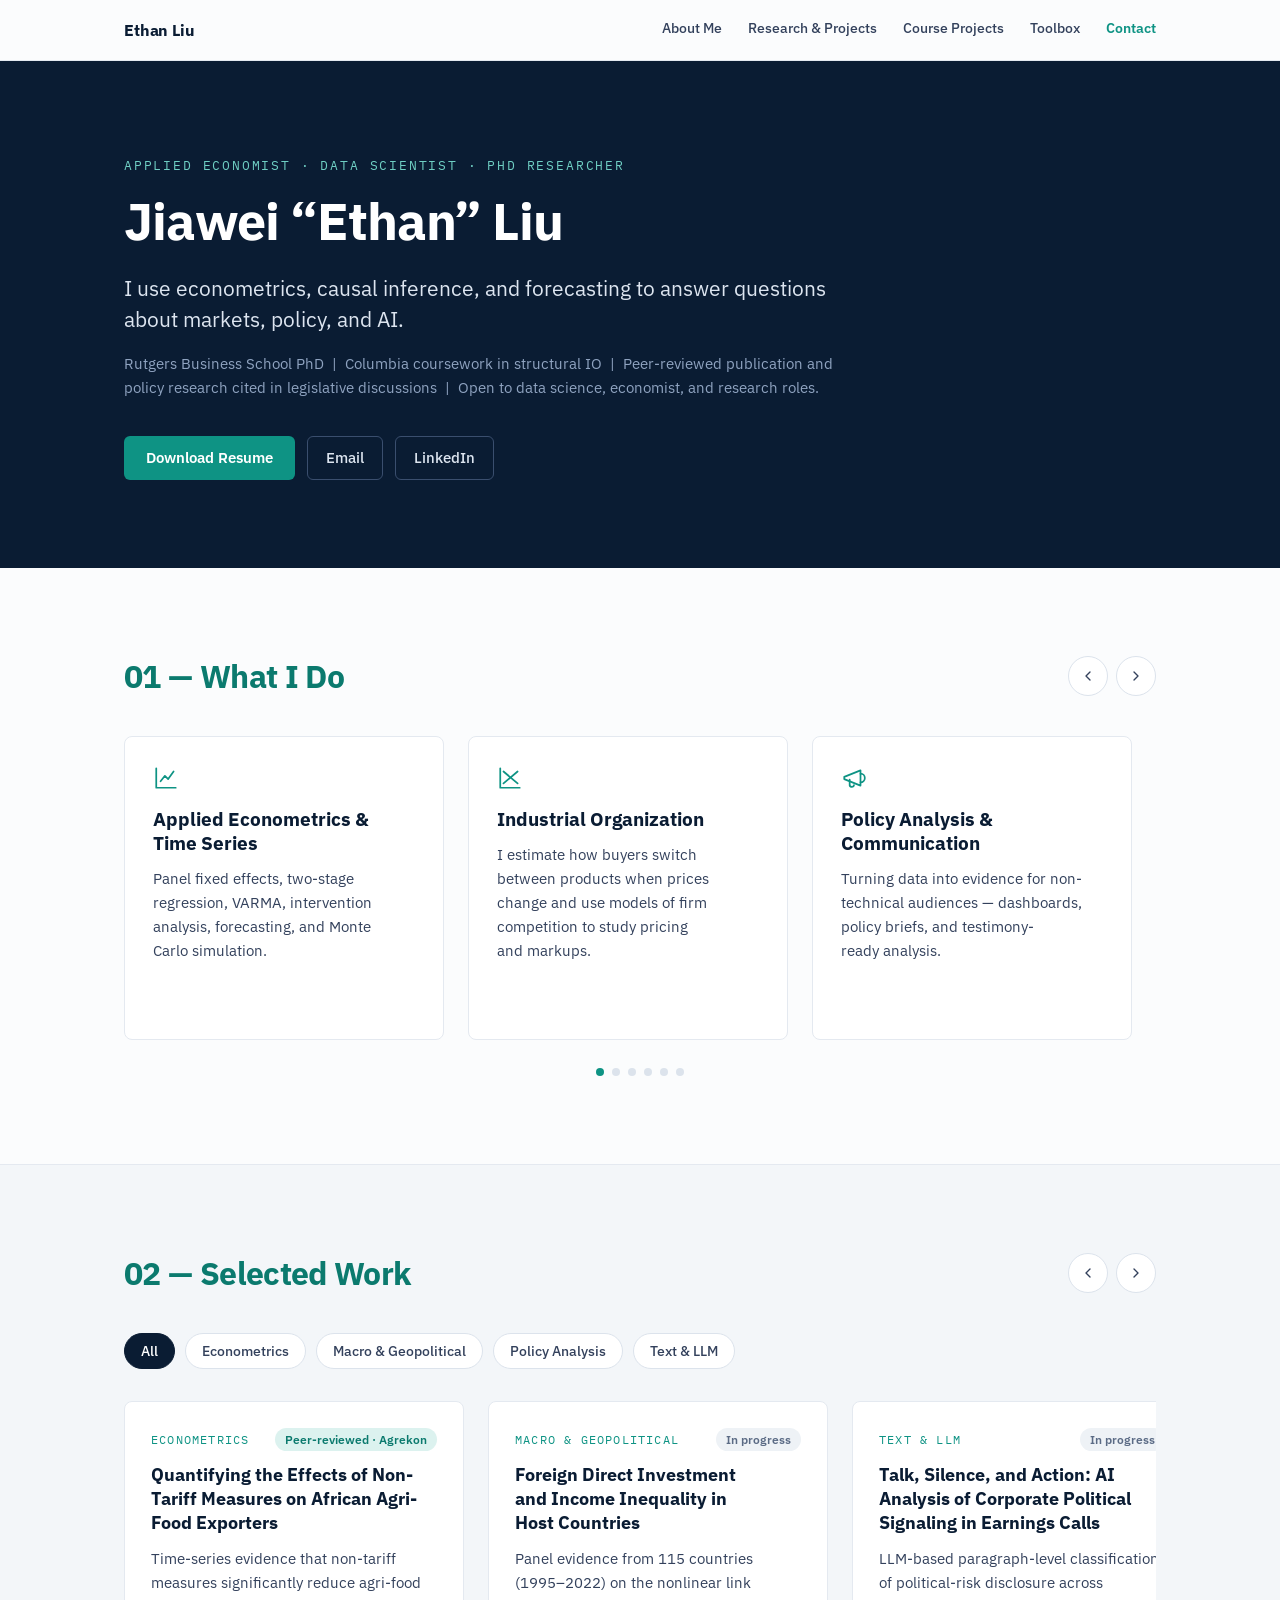
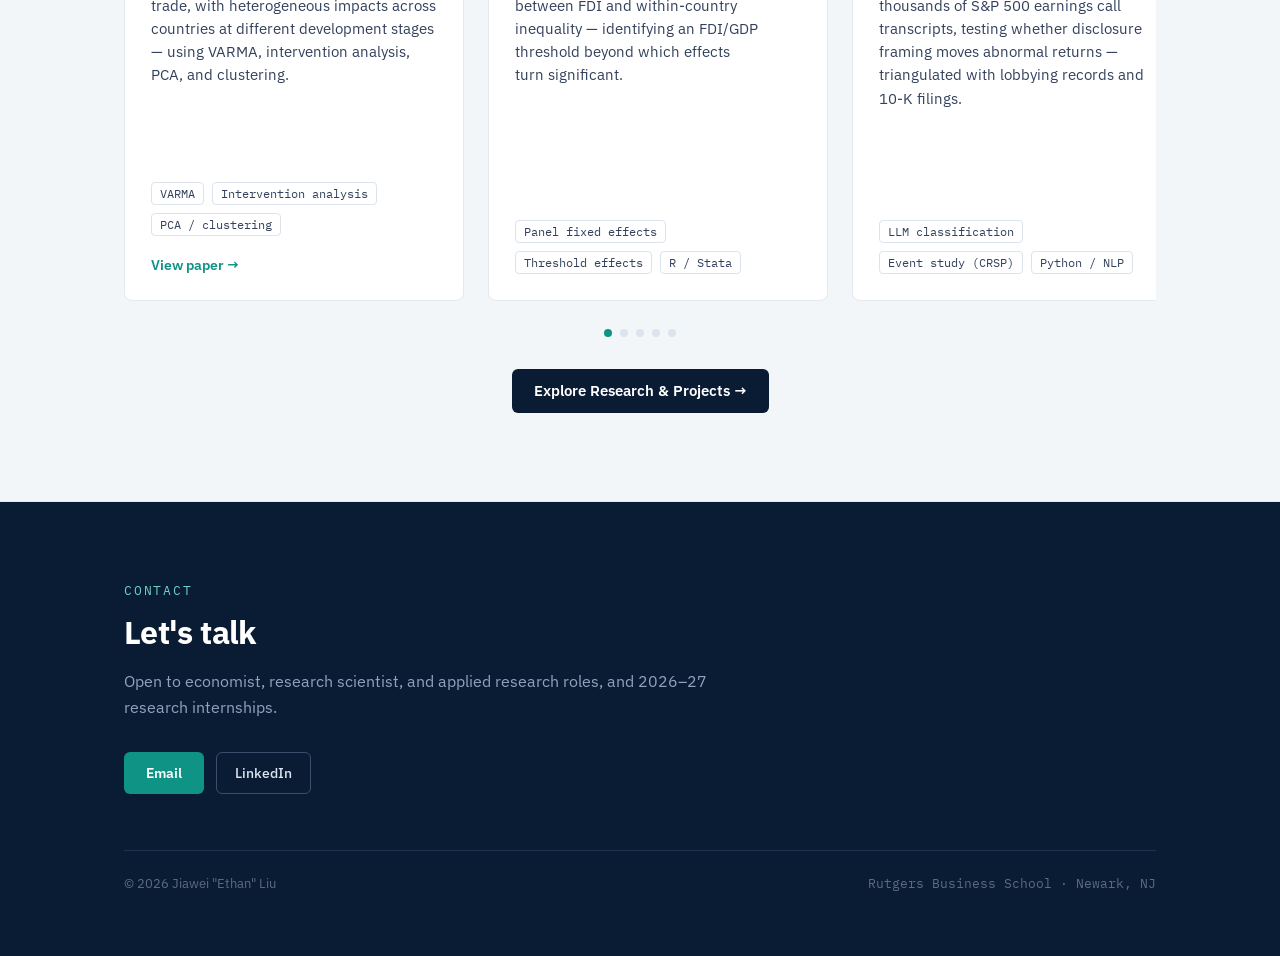
<file: index.html>
<!DOCTYPE html>
<html lang="en">
<head>
  <meta charset="utf-8">
  <meta name="viewport" content="width=device-width, initial-scale=1">
  <title>Jiawei "Ethan" Liu — Applied Economist &amp; Data Scientist</title>
  <meta name="description" content="Portfolio of Jiawei (Ethan) Liu — applied economist, data scientist, and PhD researcher working in econometrics, causal inference, and forecasting.">
  <meta name="author" content="Jiawei (Ethan) Liu">

  <!-- Open Graph -->
  <meta property="og:type" content="website">
  <meta property="og:title" content="Jiawei &quot;Ethan&quot; Liu — Applied Economist &amp; Data Scientist">
  <meta property="og:description" content="Econometrics, causal inference, and forecasting for questions about markets, policy, and AI.">
  <meta property="og:image" content="headshot.jpg">

  <link rel="preconnect" href="https://fonts.googleapis.com">
  <link rel="preconnect" href="https://fonts.gstatic.com" crossorigin="anonymous">
  <link href="https://fonts.googleapis.com/css2?family=IBM+Plex+Sans:wght@400;500;600;700&family=IBM+Plex+Mono:wght@400;500&display=swap" rel="stylesheet">
  <link rel="stylesheet" href="styles.css">
</head>
<body>

  <!-- ===================== NAV ===================== -->
  <nav class="nav">
    <div class="wrap">
      <button class="nav__brand" data-nav="home">Ethan Liu</button>
      <div class="nav__links">
        <button class="nav__link" data-nav="about">About Me</button>
        <button class="nav__link" data-nav="research">Research &amp; Projects</button>
        <a class="nav__link" href="course-projects.html">Course Projects</a>
        <button class="nav__link" data-nav="toolbox">Toolbox</button>
        <button class="nav__link nav__link--contact" data-scroll="contact">Contact</button>
      </div>
    </div>
  </nav>

  <!-- ===================== HOME ===================== -->
  <main class="page is-active" data-page="home">

    <header class="hero" id="top">
      <div class="wrap">
        <div class="eyebrow hero__eyebrow">Applied Economist · Data Scientist · PhD Researcher</div>
        <h1>Jiawei &ldquo;Ethan&rdquo; Liu</h1>
        <p class="hero__lead">I use econometrics, causal inference, and forecasting to answer questions about markets, policy, and AI.</p>
        <p class="hero__sub">Rutgers Business School PhD &nbsp;|&nbsp; Columbia coursework in structural IO &nbsp;|&nbsp; Peer-reviewed publication and policy research cited in legislative discussions &nbsp;|&nbsp; Open to data science, economist, and research roles.</p>
        <div class="hero__cta">
          <a class="btn btn--primary" href="Jiawei_Liu_Resume.pdf" download>Download Resume</a>
          <a class="btn btn--ghost" href="mailto:ethanjw.liu@rutgers.edu">Email</a>
          <a class="btn btn--ghost" href="https://www.linkedin.com/in/jiawei-ethan-liu/" target="_blank" rel="noopener">LinkedIn</a>
        </div>
      </div>
    </header>

    <section class="section" id="what-i-do">
      <div class="wrap">
        <div class="section-head">
          <h2 class="section-title">01 — What I Do</h2>
          <div class="arrows" data-arrows="cap">
            <button class="arrow" data-dir="prev" aria-label="Previous">
              <svg width="16" height="16" viewBox="0 0 24 24" fill="none" stroke="currentColor" stroke-width="2" stroke-linecap="round" stroke-linejoin="round"><path d="M15 18l-6-6 6-6"></path></svg>
            </button>
            <button class="arrow" data-dir="next" aria-label="Next">
              <svg width="16" height="16" viewBox="0 0 24 24" fill="none" stroke="currentColor" stroke-width="2" stroke-linecap="round" stroke-linejoin="round"><path d="M9 6l6 6-6 6"></path></svg>
            </button>
          </div>
        </div>
        <div class="track" id="cap-track"></div>
        <div class="dots" id="cap-dots"></div>
      </div>
    </section>

    <section class="section section--alt" id="projects">
      <div class="wrap">
        <div class="section-head">
          <h2 class="section-title">02 — Selected Work</h2>
          <div class="arrows" data-arrows="work">
            <button class="arrow" data-dir="prev" aria-label="Previous">
              <svg width="16" height="16" viewBox="0 0 24 24" fill="none" stroke="currentColor" stroke-width="2" stroke-linecap="round" stroke-linejoin="round"><path d="M15 18l-6-6 6-6"></path></svg>
            </button>
            <button class="arrow" data-dir="next" aria-label="Next">
              <svg width="16" height="16" viewBox="0 0 24 24" fill="none" stroke="currentColor" stroke-width="2" stroke-linecap="round" stroke-linejoin="round"><path d="M9 6l6 6-6 6"></path></svg>
            </button>
          </div>
        </div>
        <div class="chips" id="work-chips"></div>
        <div class="track" id="work-track"></div>
        <div class="dots" id="work-dots"></div>
        <div class="center-cta">
          <button class="btn btn--dark" data-nav="research">Explore Research &amp; Projects →</button>
        </div>
      </div>
    </section>
  </main>

  <!-- ===================== ABOUT ===================== -->
  <main class="page" data-page="about">
    <header class="page-head page-head--about">
      <div class="wrap">
        <div style="flex:1 1 520px; min-width:300px;">
          <h1>About Me</h1>
        </div>
        <div class="about-photo">
          <img src="headshot.jpg" alt="Jiawei (Ethan) Liu">
        </div>
      </div>
    </header>

    <section class="about-block">
      <div class="wrap">
        <h2>Education &amp; Training</h2>
        <div class="timeline">
          <div class="timeline__row">
            <div class="timeline__date">2025 — now</div>
            <div>
              <div class="timeline__title">Ph.D. in Management — Rutgers University, Newark, NJ</div>
              <p class="timeline__desc">Strategy &amp; International Business. Coursework: Strategic Management, Global Political Economy, Non-Market Strategy, Causal Inference, Machine Learning, Organization Theory.</p>
            </div>
          </div>
          <div class="timeline__row">
            <div class="timeline__date">Fall 2026</div>
            <div>
              <div class="timeline__title">Industrial Organization — Columbia University, Department of Economics</div>
              <p class="timeline__desc">Graduate coursework through the Inter-University Doctoral Consortium. I used discrete-choice models to estimate demand and studied how competing firms set prices.</p>
            </div>
          </div>
          <div class="timeline__row">
            <div class="timeline__date">2021 — 2023</div>
            <div>
              <div class="timeline__title">M.A. in International Economics &amp; Finance — Brandeis University, Waltham, MA</div>
              <p class="timeline__desc">Data Analytics concentration (STEM).</p>
            </div>
          </div>
          <div class="timeline__row">
            <div class="timeline__date">2016 — 2020</div>
            <div>
              <div class="timeline__title">B.S. in Finance — Southwestern University of Finance and Economics, Chengdu, China</div>
              <p class="timeline__desc">First-Class Academic Scholarship (Top 1%).</p>
            </div>
          </div>
          <div class="timeline__row">
            <div class="timeline__date">2019</div>
            <div>
              <div class="timeline__title">Exchange — University of California, Berkeley</div>
              <p class="timeline__desc">Berkeley Global Access Program.</p>
            </div>
          </div>
        </div>
      </div>
    </section>

    <section class="about-block section--alt">
      <div class="wrap">
        <h2>Work Experience</h2>
        <div class="timeline">
          <div class="timeline__row">
            <div class="timeline__date">10/2023 — 06/2025</div>
            <div>
              <div class="timeline__title">Economic Policy Research Specialist — North Dakota State University, Fargo, ND</div>
              <p class="timeline__desc">Policy-facing economic research — migration flows, food insecurity, higher-ed funding, and trade — turning public data into dashboards, briefs, and testimony-ready analysis for legislators and media.</p>
            </div>
          </div>
          <div class="timeline__row">
            <div class="timeline__date">03/2023 — 09/2023</div>
            <div>
              <div class="timeline__title">Energy Industry Research Assistant — Brandeis University, Waltham, MA</div>
              <p class="timeline__desc">Analyzed global renewable-energy development patterns in Tableau and the restructuring of Chinese photovoltaic supply chains under anti-dumping investigations.</p>
            </div>
          </div>
        </div>
      </div>
    </section>

    <section class="about-block">
      <div class="wrap">
        <h2>Publications</h2>
        <div class="pubs" id="pubs"></div>
        <div style="margin-top:40px;">
          <button class="btn btn--dark" data-nav="research">See the projects behind these →</button>
        </div>
      </div>
    </section>
  </main>

  <!-- ===================== RESEARCH ===================== -->
  <main class="page" data-page="research">
    <header class="page-head">
      <div class="wrap">
        <div class="eyebrow page-head__eyebrow">Research &amp; Projects</div>
        <h1>The work, in detail</h1>
        <p>Peer-reviewed research, doctoral working papers, and applied policy work — in one place.</p>
      </div>
    </header>

    <section class="section section--alt">
      <div class="wrap">
        <div class="segbar">
          <div class="segment" id="research-segments"></div>
          <span class="seg-caption" id="research-caption"></span>
          <a class="card-link" href="course-projects.html">Text mining course projects →</a>
        </div>
        <div class="chips" id="research-chips"></div>
        <div class="research-list" id="research-list"></div>
      </div>
    </section>
  </main>

  <!-- ===================== TOOLBOX ===================== -->
  <main class="page" data-page="toolbox">
    <header class="page-head">
      <div class="wrap">
        <div class="eyebrow page-head__eyebrow">Toolbox</div>
        <h1>Methods, tools, and where I&rsquo;ve used them</h1>
        <p>Every method below links to the project where it earned its place — no skills listed without evidence.</p>
      </div>
    </header>

    <section class="section section--alt">
      <div class="wrap toolbox-grid">
        <div class="toolbox-head">
          <span>Method</span>
          <span>Tools</span>
          <span>Where I used it</span>
        </div>
        <div class="toolbox-body" id="toolbox-body"></div>
        <p class="toolbox-note">Also worked with: MATLAB, Bloomberg, Capital IQ. &nbsp;<a href="Jiawei_Liu_Resume.pdf" download>Full resume →</a></p>
      </div>
    </section>
  </main>

  <!-- ===================== CONTACT (shared) ===================== -->
  <footer class="contact" id="contact">
    <div class="wrap">
      <div class="eyebrow contact__eyebrow">Contact</div>
      <h2>Let's talk</h2>
      <p>Open to economist, research scientist, and applied research roles, and 2026–27 research internships.</p>
      <div class="contact__cta">
        <a class="btn btn--primary" href="mailto:ethanjw.liu@rutgers.edu">Email</a>
        <a class="btn btn--ghost" href="https://www.linkedin.com/in/jiawei-ethan-liu/" target="_blank" rel="noopener">LinkedIn</a>
      </div>
      <div class="contact__foot">
        <span>© 2026 Jiawei "Ethan" Liu</span>
        <span class="mono">Rutgers Business School · Newark, NJ</span>
      </div>
    </div>
  </footer>

  <script src="app.js"></script>
</body>
</html>
</file>
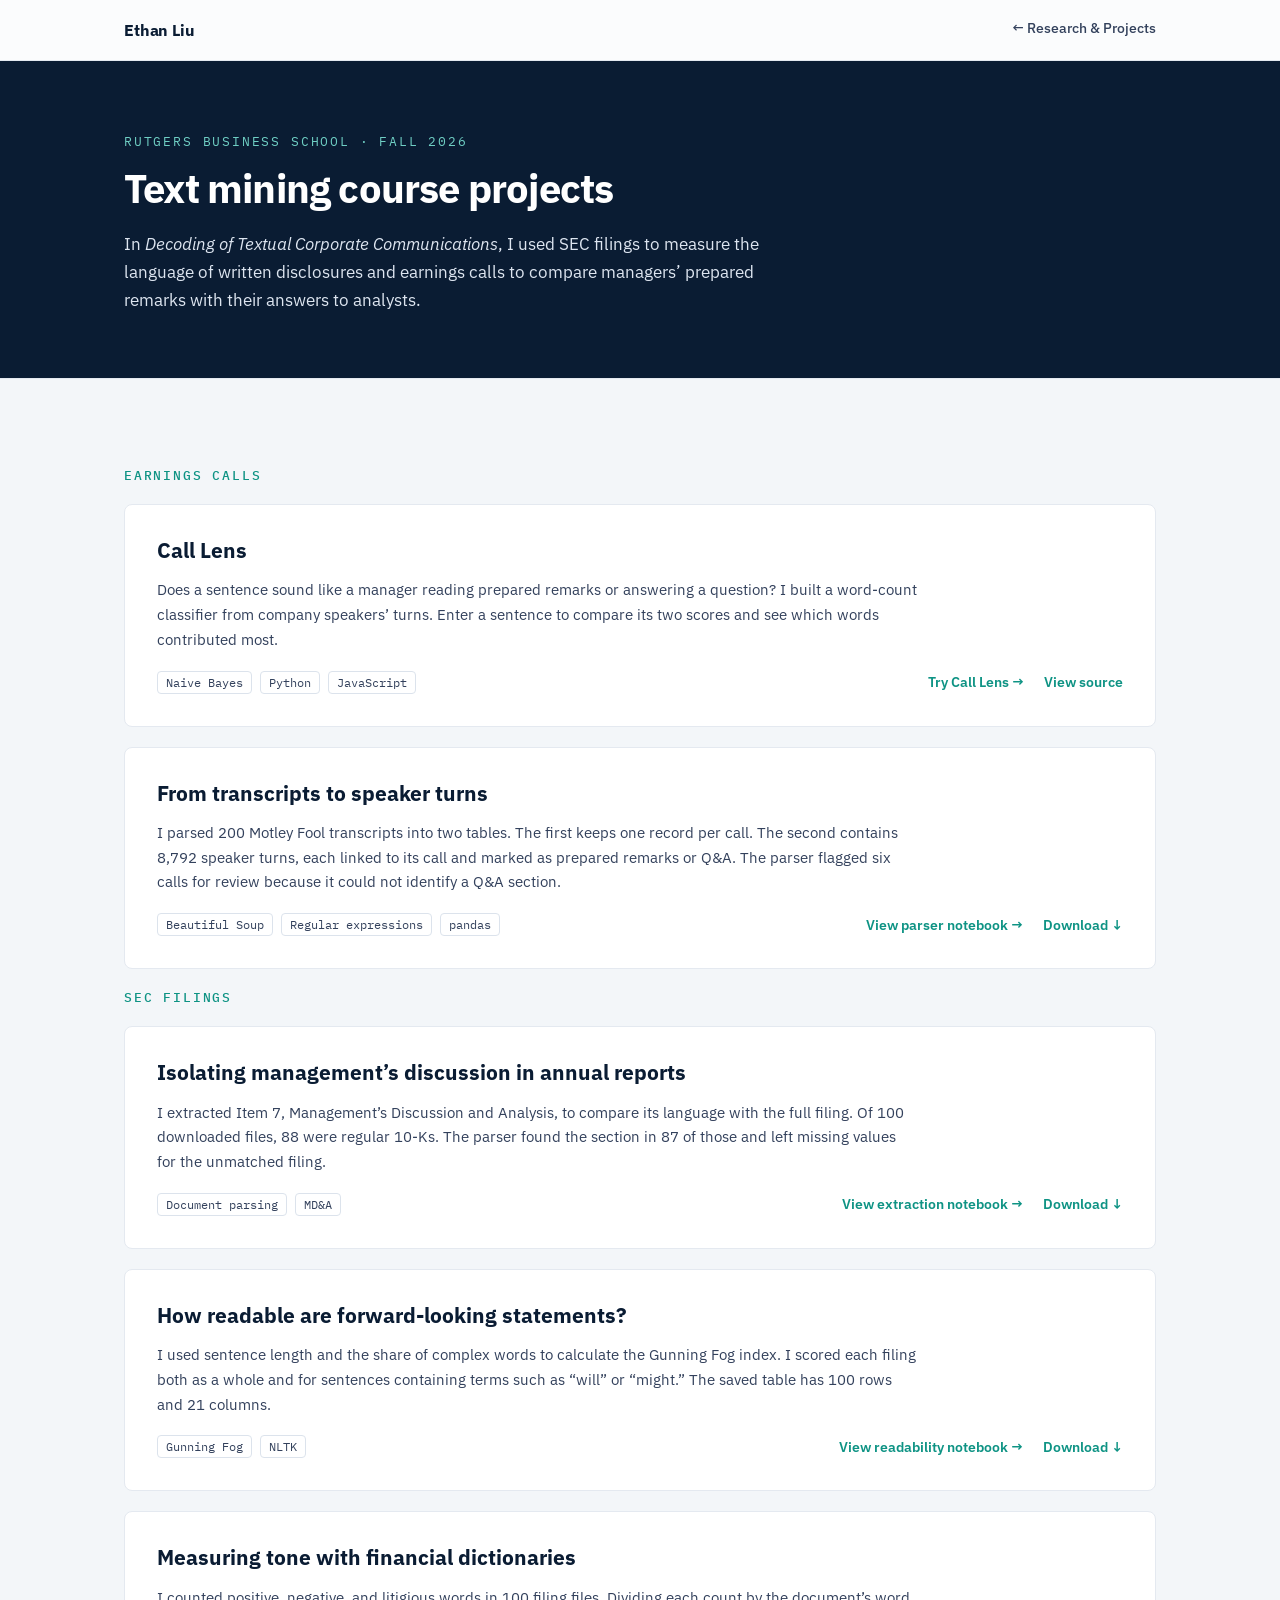
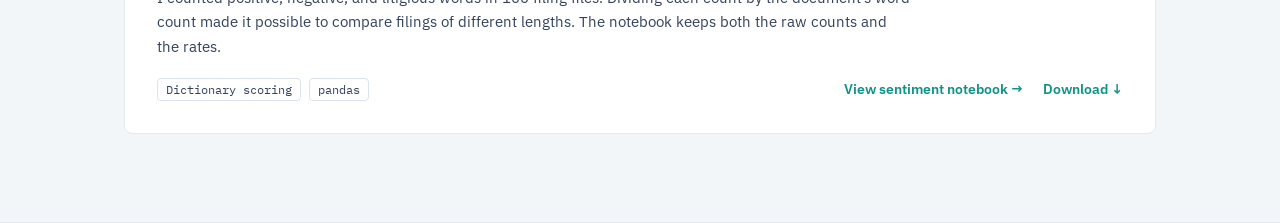
<file: course-projects.html>
<!doctype html>
<html lang="en">
<head>
  <meta charset="utf-8">
  <meta name="viewport" content="width=device-width, initial-scale=1">
  <meta name="description" content="Ethan Liu’s coursework on SEC filings, earnings calls, and the language of corporate disclosures.">
  <title>Text mining course projects · Ethan Liu</title>
  <link rel="preconnect" href="https://fonts.googleapis.com">
  <link rel="preconnect" href="https://fonts.gstatic.com" crossorigin>
  <link href="https://fonts.googleapis.com/css2?family=IBM+Plex+Sans:wght@400;500;600;700&amp;family=IBM+Plex+Mono:wght@400;500&amp;display=swap" rel="stylesheet">
  <link rel="stylesheet" href="styles.css">
</head>
<body>
  <nav class="nav" aria-label="Portfolio">
    <div class="wrap">
      <a class="nav__brand" href="index.html">Ethan Liu</a>
      <a class="nav__link" href="index.html#research">← Research &amp; Projects</a>
    </div>
  </nav>
  <main>
    <header class="page-head">
      <div class="wrap">
        <div class="eyebrow page-head__eyebrow">Rutgers Business School · Fall 2026</div>
        <h1>Text mining course projects</h1>
        <p>In <em>Decoding of Textual Corporate Communications</em>, I used SEC filings to measure the language of written disclosures and earnings calls to compare managers’ prepared remarks with their answers to analysts.</p>
      </div>
    </header>
    <section class="section section--alt" aria-label="Projects">
      <div class="wrap research-list">
        <h2 class="section-label">Earnings calls</h2>
        <article class="proj-row">
          <h3>Call Lens</h3>
          <p class="proj-row__lead">Does a sentence sound like a manager reading prepared remarks or answering a question? I built a word-count classifier from company speakers’ turns. Enter a sentence to compare its two scores and see which words contributed most.</p>
          <div class="proj-row__foot">
            <div class="tags"><span class="tag">Naive Bayes</span><span class="tag">Python</span><span class="tag">JavaScript</span></div>
            <div class="project-links">
              <a href="https://ethanjwliu.github.io/calllens/">Try Call Lens →</a>
              <a href="https://github.com/ethanjwliu/calllens">View source</a>
            </div>
          </div>
        </article>
        <article class="proj-row">
          <h3>From transcripts to speaker turns</h3>
          <p class="proj-row__lead">I parsed 200 Motley Fool transcripts into two tables. The first keeps one record per call. The second contains 8,792 speaker turns, each linked to its call and marked as prepared remarks or Q&amp;A. The parser flagged six calls for review because it could not identify a Q&amp;A section.</p>
          <div class="proj-row__foot">
            <div class="tags"><span class="tag">Beautiful Soup</span><span class="tag">Regular expressions</span><span class="tag">pandas</span></div>
            <div class="project-links">
              <a href="https://github.com/ethanjwliu/ethanjwliu.github.io/blob/main/coursework/earnings-call-parser.ipynb">View parser notebook →</a>
              <a href="coursework/earnings-call-parser.ipynb" download aria-label="Download parser notebook">Download ↓</a>
            </div>
          </div>
        </article>
        <h2 class="section-label">SEC filings</h2>
        <article class="proj-row">
          <h3>Isolating management’s discussion in annual reports</h3>
          <p class="proj-row__lead">I extracted Item 7, Management’s Discussion and Analysis, to compare its language with the full filing. Of 100 downloaded files, 88 were regular 10-Ks. The parser found the section in 87 of those and left missing values for the unmatched filing.</p>
          <div class="proj-row__foot">
            <div class="tags"><span class="tag">Document parsing</span><span class="tag">MD&amp;A</span></div>
            <div class="project-links">
              <a href="https://github.com/ethanjwliu/ethanjwliu.github.io/blob/main/coursework/mda-extraction.ipynb">View extraction notebook →</a>
              <a href="coursework/mda-extraction.ipynb" download aria-label="Download extraction notebook">Download ↓</a>
            </div>
          </div>
        </article>
        <article class="proj-row">
          <h3>How readable are forward-looking statements?</h3>
          <p class="proj-row__lead">I used sentence length and the share of complex words to calculate the Gunning Fog index. I scored each filing both as a whole and for sentences containing terms such as “will” or “might.” The saved table has 100 rows and 21 columns.</p>
          <div class="proj-row__foot">
            <div class="tags"><span class="tag">Gunning Fog</span><span class="tag">NLTK</span></div>
            <div class="project-links">
              <a href="https://github.com/ethanjwliu/ethanjwliu.github.io/blob/main/coursework/filing-readability.ipynb">View readability notebook →</a>
              <a href="coursework/filing-readability.ipynb" download aria-label="Download readability notebook">Download ↓</a>
            </div>
          </div>
        </article>
        <article class="proj-row">
          <h3>Measuring tone with financial dictionaries</h3>
          <p class="proj-row__lead">I counted positive, negative, and litigious words in 100 filing files. Dividing each count by the document’s word count made it possible to compare filings of different lengths. The notebook keeps both the raw counts and the rates.</p>
          <div class="proj-row__foot">
            <div class="tags"><span class="tag">Dictionary scoring</span><span class="tag">pandas</span></div>
            <div class="project-links">
              <a href="https://github.com/ethanjwliu/ethanjwliu.github.io/blob/main/coursework/filing-tone.ipynb">View sentiment notebook →</a>
              <a href="coursework/filing-tone.ipynb" download aria-label="Download sentiment notebook">Download ↓</a>
            </div>
          </div>
        </article>
      </div>
    </section>
  </main>
</body>
</html>
</file>
<file: styles.css>
/* ===========================================================
   Ethan Liu — Research Portfolio
   Design tokens
   =========================================================== */
:root {
  --navy: #0A1C33;
  --navy-2: #16294A;
  --navy-line: #1D3350;
  --teal: #0E9384;
  --teal-dark: #0B7A6E;
  --mint: #6FCFC4;
  --bg: #FBFCFD;
  --bg-alt: #F3F6F9;
  --card: #FFFFFF;
  --text: #33415C;
  --muted: #5B6B85;
  --border: #E4E9F0;
  --border-2: #DCE3EC;
  --sans: 'IBM Plex Sans', 'Helvetica Neue', Arial, sans-serif;
  --mono: 'IBM Plex Mono', 'SFMono-Regular', Menlo, monospace;
  --wrap: 1080px;
}

* { box-sizing: border-box; }

html { scroll-behavior: smooth; }

body {
  margin: 0;
  background: var(--bg);
  font-family: var(--sans);
  color: var(--text);
  -webkit-font-smoothing: antialiased;
}

a { color: var(--teal); text-decoration: none; }
a:hover { color: var(--navy); }
::selection { background: var(--navy); color: #fff; }

img { max-width: 100%; }

.wrap { max-width: var(--wrap); margin: 0 auto; padding: 0 24px; }

.mono { font-family: var(--mono); }

.eyebrow {
  font-family: var(--mono);
  font-size: 13px;
  letter-spacing: 0.14em;
  text-transform: uppercase;
  color: var(--teal);
}

.section-label {
  margin: 0;
  font-family: var(--mono);
  font-size: 13px;
  letter-spacing: 0.14em;
  text-transform: uppercase;
  color: var(--teal);
  font-weight: 500;
}

/* ===========================================================
   Navigation
   =========================================================== */
.nav {
  position: sticky;
  top: 0;
  z-index: 50;
  background: rgba(251, 252, 253, 0.92);
  backdrop-filter: blur(8px);
  -webkit-backdrop-filter: blur(8px);
  border-bottom: 1px solid var(--border);
}
.nav .wrap {
  height: 60px;
  display: flex;
  align-items: center;
  justify-content: space-between;
  gap: 24px;
}
.nav__brand {
  background: none;
  border: none;
  padding: 0;
  cursor: pointer;
  font-family: var(--sans);
  font-weight: 700;
  font-size: 16px;
  color: var(--navy);
  letter-spacing: -0.01em;
  white-space: nowrap;
}
.nav__links {
  display: flex;
  align-items: center;
  gap: 26px;
  flex-wrap: wrap;
}
.nav__link {
  background: none;
  border: none;
  padding: 0 0 2px 0;
  cursor: pointer;
  font-family: var(--sans);
  font-size: 14px;
  font-weight: 500;
  color: var(--text);
  border-bottom: 2px solid transparent;
}
.nav__link:hover { color: var(--navy); }
.nav__link.is-active {
  font-weight: 600;
  color: var(--navy);
  border-bottom-color: var(--teal);
}
.nav__link--contact { color: var(--teal); font-weight: 600; }

/* ===========================================================
   Hero / page headers (dark)
   =========================================================== */
.hero, .page-head, .contact {
  background: var(--navy);
  color: #fff;
}
.hero .wrap { padding: 96px 24px 88px; }
.hero__eyebrow { color: var(--mint); margin-bottom: 20px; }
.hero h1 {
  margin: 0 0 24px;
  font-size: 52px;
  line-height: 1.05;
  font-weight: 700;
  letter-spacing: -0.02em;
  color: #fff;
}
.hero__lead {
  margin: 0 0 16px;
  max-width: 720px;
  font-size: 21px;
  line-height: 1.5;
  color: #DDE5F0;
  text-wrap: pretty;
}
.hero__sub {
  margin: 0 0 36px;
  max-width: 720px;
  font-size: 15px;
  line-height: 1.6;
  color: #8FA3C0;
}
.hero__cta { display: flex; flex-wrap: wrap; gap: 12px; }

.page-head .wrap { padding: 72px 24px 64px; }
.page-head__eyebrow { color: var(--mint); margin-bottom: 16px; }
.page-head h1 {
  margin: 0 0 20px;
  font-size: 40px;
  line-height: 1.1;
  font-weight: 700;
  letter-spacing: -0.02em;
  color: #fff;
}
.page-head p {
  margin: 0;
  max-width: 640px;
  font-size: 17px;
  line-height: 1.65;
  color: #DDE5F0;
  text-wrap: pretty;
}
.page-head--about .wrap {
  display: flex;
  align-items: center;
  gap: 48px;
  flex-wrap: wrap;
}
.page-head--about h1 { margin: 0; font-size: 56px; }
.about-photo {
  flex: 0 0 auto;
  width: 220px;
  height: 220px;
  border: 1px solid #3A4E6E;
  border-radius: 50%;
  padding: 8px;
}
.about-photo img {
  width: 204px;
  height: 204px;
  display: block;
  border-radius: 50%;
  object-fit: cover;
  object-position: 50% 20%;
}

/* ===========================================================
   Buttons
   =========================================================== */
.btn {
  display: inline-flex;
  align-items: center;
  height: 44px;
  padding: 0 22px;
  border-radius: 6px;
  font-family: var(--sans);
  font-size: 15px;
  font-weight: 600;
  cursor: pointer;
  border: none;
}
.btn--primary { background: var(--teal); color: #fff; }
.btn--primary:hover { background: var(--teal-dark); color: #fff; }
.btn--dark { background: var(--navy); color: #fff; }
.btn--dark:hover { background: var(--navy-2); color: #fff; }
.btn--ghost {
  height: 44px;
  padding: 0 18px;
  border: 1px solid #3A4E6E;
  color: #DDE5F0;
  font-weight: 500;
  background: none;
}
.btn--ghost:hover { border-color: var(--mint); color: #fff; }

/* ===========================================================
   Section scaffolding
   =========================================================== */
.section { padding: 88px 0; }
.section--alt { background: var(--bg-alt); border-top: 1px solid var(--border); border-bottom: 1px solid var(--border); }
.section-head {
  display: flex;
  align-items: flex-end;
  justify-content: space-between;
  gap: 24px;
  flex-wrap: wrap;
  margin-bottom: 40px;
}

.section-title {
  margin: 0;
  font-size: clamp(1.5rem, 3vw, 2rem);
  font-weight: 700;
  line-height: 1.2;
  letter-spacing: -0.02em;
  color: var(--teal-dark);
}

/* Carousel arrow controls */
.arrows { display: flex; gap: 8px; }
.arrow {
  width: 40px;
  height: 40px;
  border-radius: 50%;
  border: 1px solid var(--border-2);
  background: var(--card);
  color: var(--text);
  cursor: pointer;
  display: flex;
  align-items: center;
  justify-content: center;
  padding: 0;
}
.arrow:hover { border-color: var(--navy); color: var(--navy); }

/* Horizontal snap track */
.track {
  display: flex;
  gap: 24px;
  overflow-x: auto;
  scroll-snap-type: x mandatory;
  padding-bottom: 8px;
  scrollbar-width: none;
}
.track::-webkit-scrollbar { display: none; }

/* Dots */
.dots { display: flex; justify-content: center; gap: 8px; margin-top: 20px; }
.dot {
  width: 8px; height: 8px;
  border-radius: 50%;
  border: none;
  padding: 0;
  cursor: pointer;
  background: var(--border-2);
}
.dot.is-active { background: var(--teal); }
.dot:hover { background: var(--navy); }

/* ===========================================================
   Capability cards
   =========================================================== */
.cap-card {
  flex: 0 0 320px;
  width: 320px;
  scroll-snap-align: start;
  background: var(--card);
  border: 1px solid var(--border);
  border-radius: 8px;
  padding: 28px;
  display: flex;
  flex-direction: column;
  gap: 12px;
  min-height: 250px;
}
.cap-card:hover { border-color: var(--teal); }
.cap-card svg { margin-bottom: 4px; }
.cap-card h3 { margin: 0; font-size: 19px; font-weight: 700; color: var(--navy); text-wrap: pretty; }
.cap-card p { margin: 0; font-size: 15px; line-height: 1.6; color: var(--text); text-wrap: pretty; }

/* ===========================================================
   Filter chips
   =========================================================== */
.chips { display: flex; flex-wrap: wrap; gap: 10px; margin-bottom: 32px; }
.chip {
  height: 36px;
  padding: 0 16px;
  border-radius: 18px;
  font-family: var(--sans);
  font-size: 14px;
  font-weight: 500;
  cursor: pointer;
  border: 1px solid var(--border-2);
  background: var(--card);
  color: var(--text);
}
.chip:hover { border-color: var(--navy); }
.chip.is-active { background: var(--navy); color: #fff; border-color: var(--navy); }

/* ===========================================================
   Project cards (carousel) + project rows (list)
   =========================================================== */
.proj-card {
  flex: 0 0 340px;
  width: 340px;
  scroll-snap-align: start;
  background: var(--card);
  border: 1px solid var(--border);
  border-radius: 8px;
  padding: 26px;
  display: flex;
  flex-direction: column;
  gap: 12px;
  min-height: 330px;
}
.proj-card:hover { border-color: var(--teal); box-shadow: 0 2px 12px rgba(10, 28, 51, 0.06); }

.proj-card__top, .proj-row__top {
  display: flex;
  align-items: center;
  justify-content: space-between;
  gap: 12px;
  flex-wrap: wrap;
}
.cap-tag {
  font-family: var(--mono);
  font-size: 12px;
  letter-spacing: 0.1em;
  text-transform: uppercase;
  color: var(--teal);
}
.badge {
  font-size: 12px;
  font-weight: 600;
  border-radius: 999px;
  padding: 4px 10px;
  white-space: nowrap;
}
.badge--published { color: var(--teal-dark); background: #DCF2EF; }
.badge--progress { color: var(--muted); background: #EEF2F6; }

.proj-card h3 { margin: 0; font-size: 18px; line-height: 1.35; font-weight: 700; color: var(--navy); text-wrap: pretty; }
.proj-card p { margin: 0; font-size: 14.5px; line-height: 1.6; color: var(--text); text-wrap: pretty; }

.tags { display: flex; flex-wrap: wrap; gap: 8px; }
.proj-card .tags { margin-top: auto; padding-top: 10px; }
.tag {
  font-family: var(--mono);
  font-size: 12px;
  color: var(--text);
  border: 1px solid var(--border-2);
  border-radius: 4px;
  padding: 3px 8px;
}
.card-link { font-size: 14px; font-weight: 600; color: var(--teal); padding-top: 8px; }
.card-link:hover { color: var(--navy); }

.center-cta { display: flex; justify-content: center; margin-top: 32px; }

/* Research list rows */
.research-list { display: flex; flex-direction: column; gap: 20px; transition: opacity 0.15s ease; }
.proj-row {
  background: var(--card);
  border: 1px solid var(--border);
  border-radius: 8px;
  padding: 32px;
  display: flex;
  flex-direction: column;
  gap: 14px;
  scroll-margin-top: 80px;
}
.proj-row:hover { border-color: var(--teal); box-shadow: 0 2px 12px rgba(10, 28, 51, 0.06); }
.proj-row h3 { margin: 0; font-size: 21px; line-height: 1.3; font-weight: 700; color: var(--navy); text-wrap: pretty; }
.proj-row__lead { margin: 0; max-width: 760px; font-size: 15px; line-height: 1.65; color: var(--text); text-wrap: pretty; }
.proj-row__foot {
  display: flex;
  align-items: center;
  justify-content: space-between;
  gap: 16px;
  flex-wrap: wrap;
  padding-top: 4px;
}
.proj-row__foot a { font-size: 14px; font-weight: 600; white-space: nowrap; }
.project-links { display: flex; flex-wrap: wrap; gap: 8px 20px; }

/* Segmented control */
.segbar { display: flex; align-items: center; gap: 20px; flex-wrap: wrap; margin-bottom: 24px; }
.segment {
  display: flex;
  background: var(--border);
  border-radius: 999px;
  padding: 4px;
  gap: 2px;
}
.segment button {
  height: 38px;
  padding: 0 20px;
  border-radius: 999px;
  border: none;
  cursor: pointer;
  font-family: var(--sans);
  font-size: 14px;
  font-weight: 600;
  background: transparent;
  color: var(--muted);
}
.segment button.is-active { background: #fff; color: var(--navy); box-shadow: 0 1px 4px rgba(10, 28, 51, 0.12); }
.seg-caption { font-size: 13.5px; color: var(--muted); }

/* ===========================================================
   Toolbox table
   =========================================================== */
.toolbox-grid { --cols: 1.15fr 0.55fr 1.6fr; }
.toolbox-head {
  display: grid;
  grid-template-columns: var(--cols);
  gap: 32px;
  padding-bottom: 14px;
}
.toolbox-head span {
  font-family: var(--mono);
  font-size: 12px;
  letter-spacing: 0.12em;
  text-transform: uppercase;
  color: var(--muted);
}
.toolbox-body { border-bottom: 1px solid var(--border); }
.toolbox-row {
  display: grid;
  grid-template-columns: var(--cols);
  gap: 32px;
  padding: 30px 0;
  border-top: 1px solid var(--border);
}
.toolbox-row .method { font-size: 16px; font-weight: 700; color: var(--navy); text-wrap: pretty; }
.toolbox-row .method-desc { margin: 6px 0 0; font-size: 14px; line-height: 1.55; color: var(--muted); text-wrap: pretty; }
.toolbox-row .cell-tools { display: flex; flex-wrap: wrap; gap: 8px; align-content: flex-start; }
.toolbox-row .cell-where { display: flex; flex-direction: column; align-items: flex-start; gap: 8px; }
.toolbox-row .project { font-size: 14px; font-weight: 700; color: var(--navy); text-wrap: pretty; }
.toolbox-row .evidence { margin: 0; font-size: 14.5px; line-height: 1.6; color: var(--text); text-wrap: pretty; }
.view-link {
  background: none;
  border: none;
  padding: 2px 0 0;
  cursor: pointer;
  font-family: var(--sans);
  font-size: 14px;
  font-weight: 600;
  color: var(--teal);
}
.view-link:hover { color: var(--navy); }
.toolbox-note { margin: 28px 0 0; font-size: 14px; line-height: 1.6; color: var(--muted); }
.toolbox-note a { font-weight: 600; }

/* ===========================================================
   About: timeline blocks + publications
   =========================================================== */
.about-block { padding: 72px 0 56px; }
.about-block h2 { margin: 0 0 32px; font-size: 28px; font-weight: 700; letter-spacing: -0.02em; color: var(--navy); }
.timeline { display: flex; flex-direction: column; max-width: 820px; }
.timeline__row {
  display: grid;
  grid-template-columns: 140px 1fr;
  gap: 20px;
  padding: 22px 0;
  border-top: 1px solid var(--border);
}
.timeline__row:last-child { border-bottom: 1px solid var(--border); }
.timeline__date { font-family: var(--mono); font-size: 13px; color: var(--teal); padding-top: 3px; }
.timeline__title { font-size: 16px; font-weight: 700; color: var(--navy); }
.timeline__desc { margin: 6px 0 0; font-size: 14.5px; line-height: 1.6; color: var(--text); }

.pubs { display: flex; flex-direction: column; max-width: 820px; }
.pub {
  display: flex;
  align-items: flex-start;
  justify-content: space-between;
  gap: 24px;
  padding: 20px 0;
  border-top: 1px solid var(--border);
}
.pub__title { font-size: 16px; font-weight: 600; color: var(--navy); text-wrap: pretty; }
.pub__title:hover { color: var(--teal); }
.pub__venue { margin-top: 4px; font-size: 13.5px; color: var(--muted); }
.pub__status {
  flex-shrink: 0;
  font-size: 12px;
  font-weight: 600;
  color: var(--muted);
  background: #EEF2F6;
  border-radius: 4px;
  padding: 3px 8px;
  white-space: nowrap;
  margin-top: 2px;
}

/* ===========================================================
   Contact footer
   =========================================================== */
.contact .wrap { padding: 80px 24px 64px; }
.contact__eyebrow { color: var(--mint); margin-bottom: 12px; }
.contact h2 { margin: 0 0 16px; font-size: 32px; font-weight: 700; letter-spacing: -0.02em; color: #fff; }
.contact p { margin: 0 0 32px; max-width: 640px; font-size: 16px; line-height: 1.6; color: #8FA3C0; text-wrap: pretty; }
.contact__cta { display: flex; flex-wrap: wrap; gap: 12px; }
.contact .btn--primary, .contact .btn--ghost { height: 42px; font-size: 14px; }
.contact__foot {
  margin-top: 56px;
  padding-top: 24px;
  border-top: 1px solid var(--navy-line);
  font-size: 13px;
  color: var(--muted);
  display: flex;
  justify-content: space-between;
  gap: 16px;
  flex-wrap: wrap;
}

/* ===========================================================
   Page switching
   =========================================================== */
.page { display: none; }
.page.is-active { display: block; }

/* ===========================================================
   Responsive
   =========================================================== */
@media (max-width: 700px) {
  .nav .wrap { height: auto; min-height: 60px; flex-wrap: wrap; gap: 6px 20px; padding-block: 10px; }
  .nav__links { gap: 6px 16px; }
  .hero h1 { font-size: 38px; }
  .hero__lead { font-size: 18px; }
  .page-head h1, .page-head--about h1 { font-size: 34px; }

  /* stack carousels vertically, no snap */
  .track { flex-direction: column; overflow-x: visible; scroll-snap-type: none; }
  .cap-card, .proj-card { flex: 1 1 auto; width: auto; }
  .arrows, .dots { display: none; }

  .toolbox-grid { --cols: 1fr; }
  .toolbox-head { display: none; }
  .toolbox-row { gap: 16px; }

  .timeline__row { grid-template-columns: 1fr; gap: 6px; }
  .pub { flex-direction: column; gap: 8px; }
}
</file>
